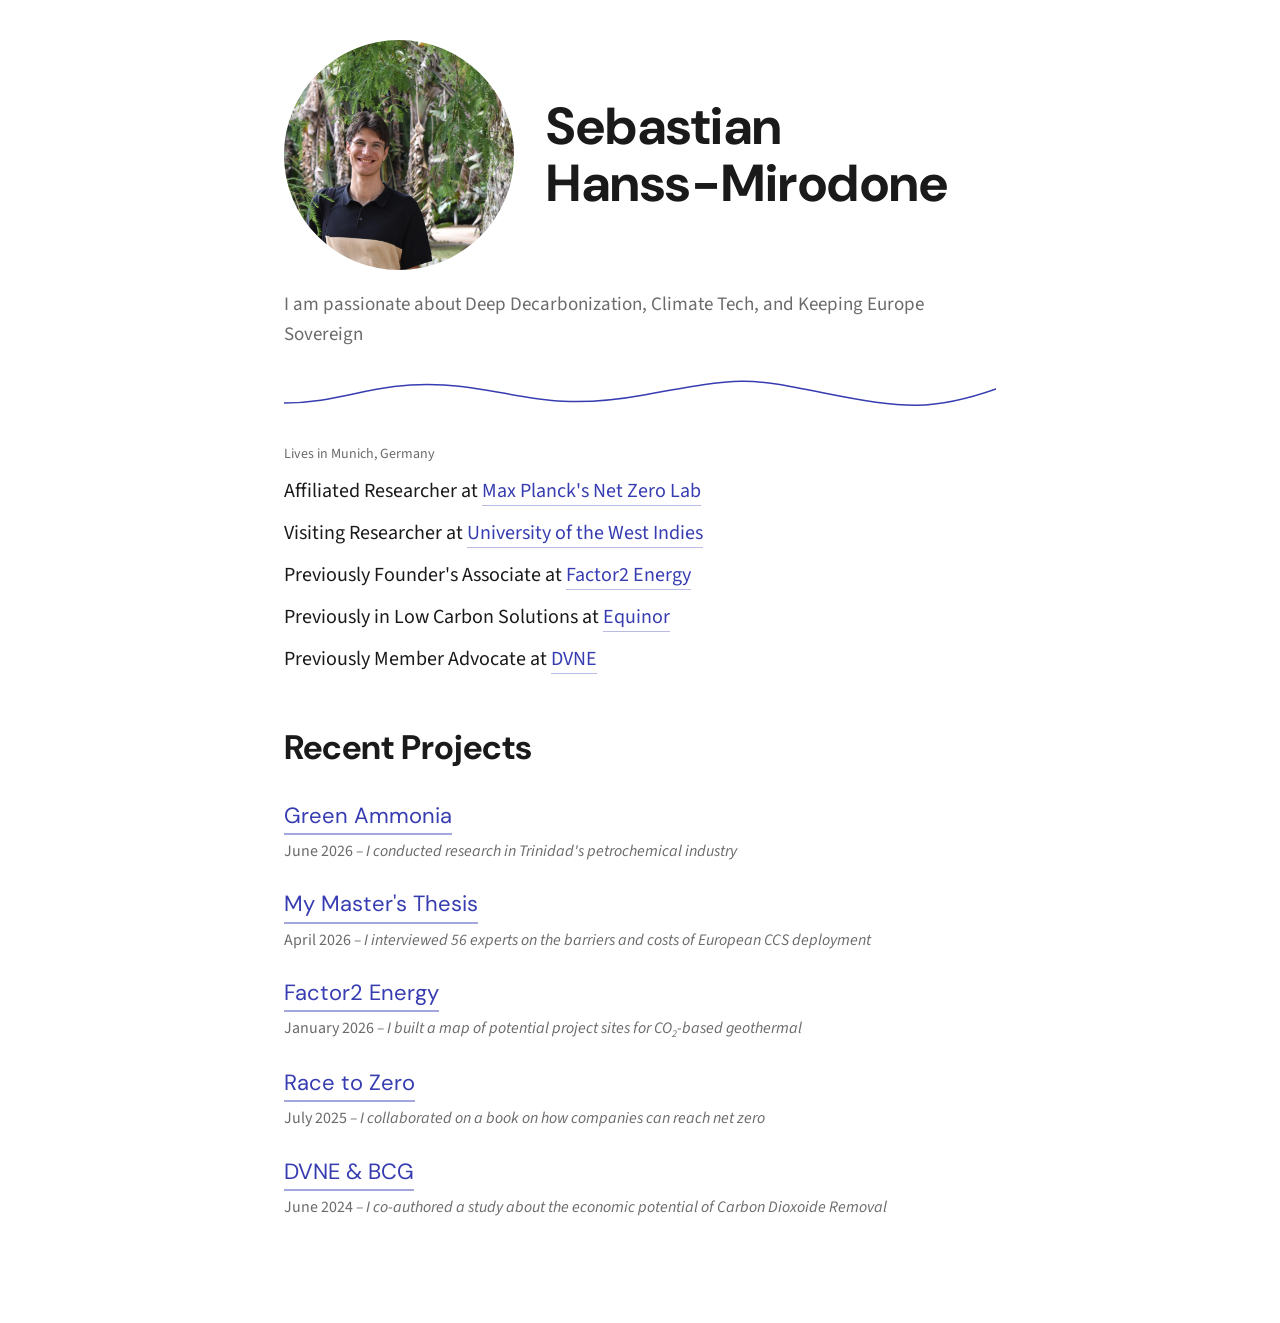
<file: index.html>
<!DOCTYPE html>
<html lang="en">
<head>
  <meta charset="UTF-8" />
  <meta name="viewport" content="width=device-width, initial-scale=1" />
  <title>Sebastian Hanss-Mirodone</title>
  <link href="https://fonts.googleapis.com/css2?family=DM+Sans:wght@400;500;700&family=Source+Sans+3:ital,wght@0,400;0,600;0,700;1,400&display=swap" rel="stylesheet">
  <link rel="stylesheet" href="styles.css" />
  <meta name="description" content="Nan Yu – technology leader and builder" />
</head>
<body>
  <main class="container">
    <header class="site-header">

      <div class="hero-row">
        <img class="hero-photo" src="images/profile-pic-squared.jpg" alt="Sebastian Hanss-Mirodone">
        <h1 class="title" style="margin:0;line-height:1.1">Sebastian<br>Hanss-Mirodone</h1>
      </div>
      <p class="subtitle">I am passionate about Deep Decarbonization, Climate Tech, and Keeping Europe Sovereign</p>

      <svg viewBox="0 0 712 40" fill="none" style="width:100%;height:40px;margin:20px 0 28px;display:block">
        <path class="wave-line" d="M0 28 C60 28, 90 6, 160 10 S260 38, 360 20 S460 2, 540 18 S650 36, 712 14" stroke="#373DB1" stroke-width="1.5" fill="none" stroke-linecap="round"/>
      </svg>
      <p style="font-size:14px;color:var(--muted);margin:12px 0 0">Lives in Munich, Germany</p>
    </header>

    <section class="about">
      <p>Affiliated Researcher at <a href="https://www.netzerolab.science/" target="_blank" rel="noopener noreferrer">Max Planck's Net Zero Lab</a></p>
      <p>Visiting Researcher at <a href="https://sta.uwi.edu/" target="_blank" rel="noopener noreferrer">University of the West Indies</a></p>
      <p>Previously Founder's Associate at <a href="https://www.factor2-energy.com/" target="_blank" rel="noopener noreferrer">Factor2 Energy</a></p>
      <p>Previously in Low Carbon Solutions at <a href="https://www.equinor.com/" target="_blank" rel="noopener noreferrer">Equinor</a></p>
      <p>Previously Member Advocate at <a href="https://dvne.org/" target="_blank" rel="noopener noreferrer">DVNE</a></p>
    </section>

    <section class="projects">
      <h2>Recent Projects</h2>

      <article class="post">
        <a class="post-title" href="https://www.linkedin.com/posts/sebastian-hanss-mirodone_trinidad-tobago-is-one-of-the-worlds-largest-activity-7445465649029464065-gNY7?utm_source=share&utm_medium=member_desktop&rcm=ACoAADL-6Y4BbQYVaGMAFT9TqTiG8STPkH-jYmw" target="_blank" rel="noopener noreferrer">Green Ammonia</a>
        <p class="post-dek"><span class="post-date">June 2026</span> – I conducted research in Trinidad's petrochemical industry</p>
      </article>
     
      <article class="post">
        <a class="post-title" href="thesis.html">My Master's Thesis</a>
        <p class="post-dek"><span class="post-date">April 2026</span> – I interviewed 56 experts on the barriers and costs of European CCS deployment</p>
      </article>

      <article class="post">
        <a class="post-title" href="ccs-map.html">Factor2 Energy</a>
        <p class="post-dek"><span class="post-date">January 2026</span> – I built a map of potential project sites for CO<sub>2</sub>-based geothermal</p>
      </article>

      <article class="post">
        <a class="post-title" href="https://press.uchicago.edu/ucp/books/book/distributed/R/bo257334313.html" target="_blank" rel="noopener noreferrer">Race to Zero</a>
        <p class="post-dek"><span class="post-date">July 2025</span> – I collaborated on a book on how companies can reach net zero</p>
      </article>

      <article class="post">
        <a class="post-title" href="https://negative-emissions.bcg.com/home/2024-overview" target="_blank" rel="noopener noreferrer">DVNE &amp; BCG</a>
        <p class="post-dek"><span class="post-date">June 2024</span> – I co-authored a study about the economic potential of Carbon Dioxoide Removal</p>
      </article>
    </section>
  </main>
</body>
</html>
</file>
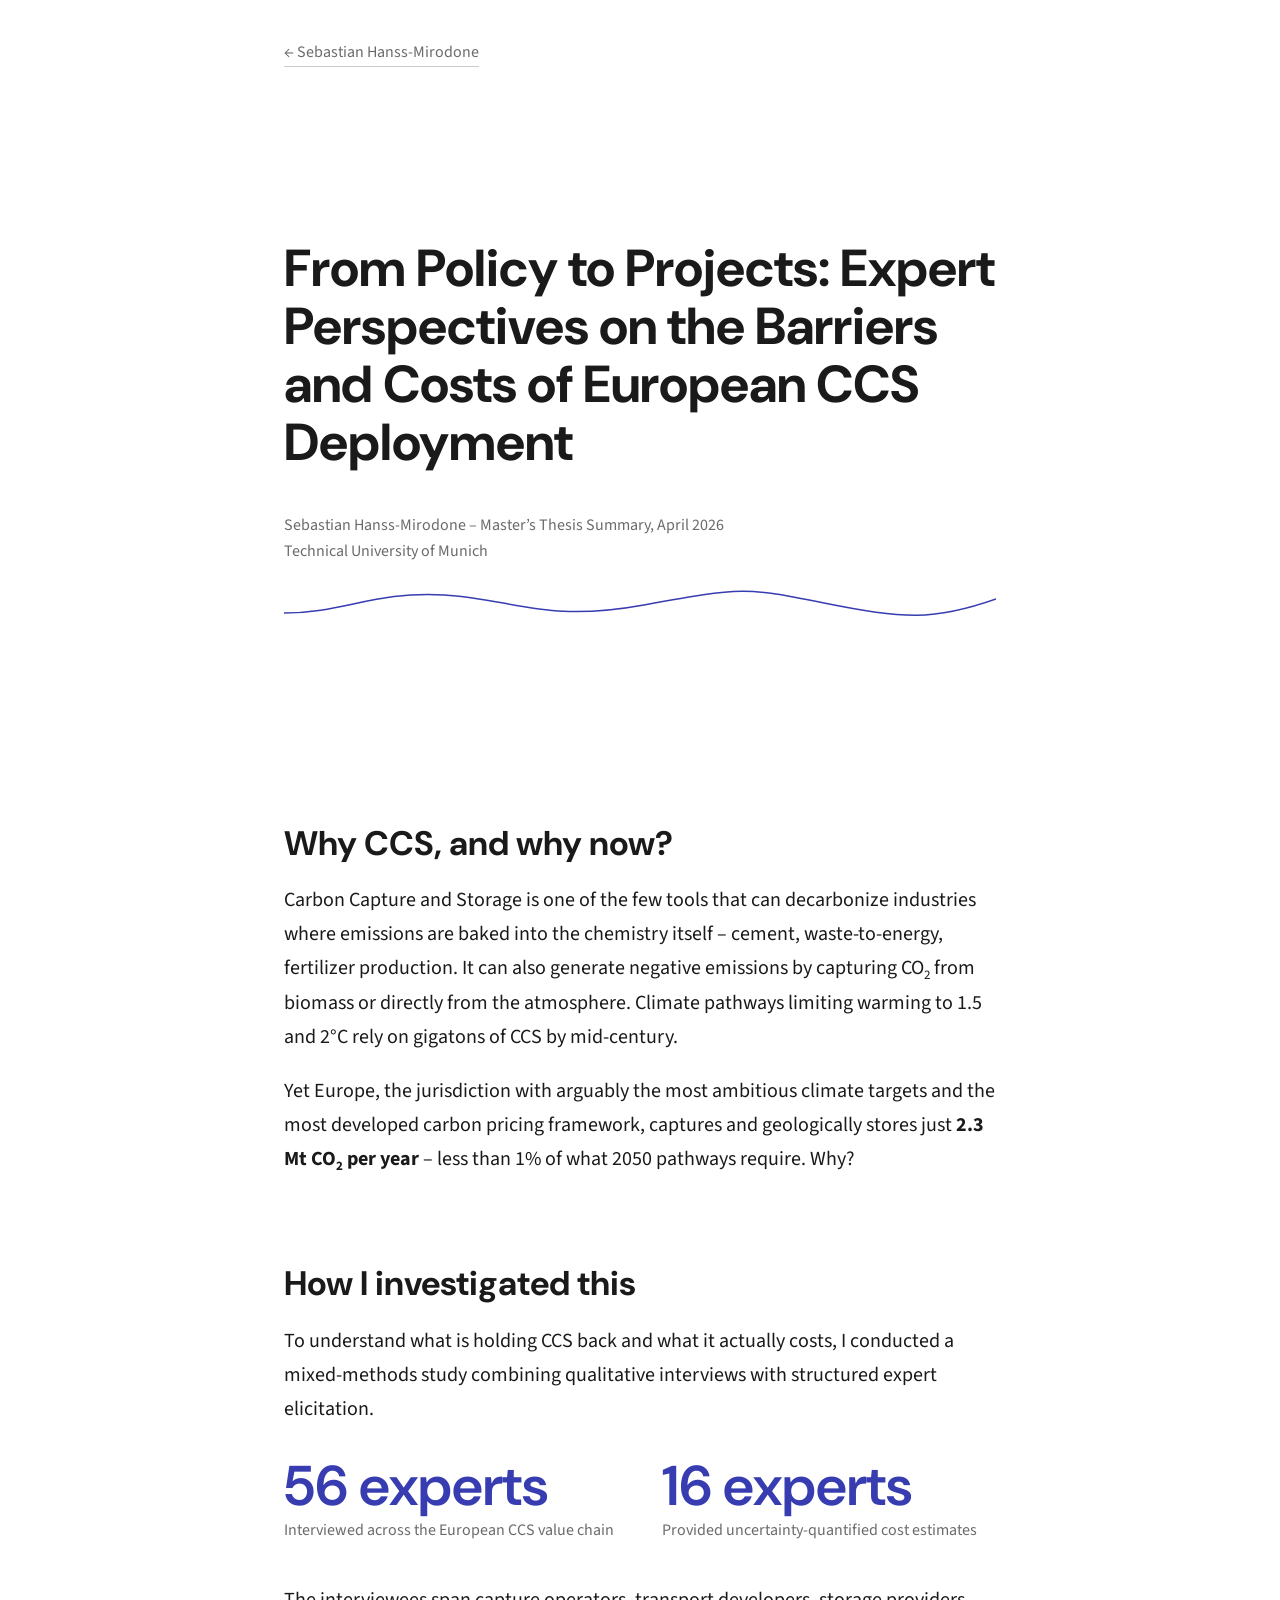
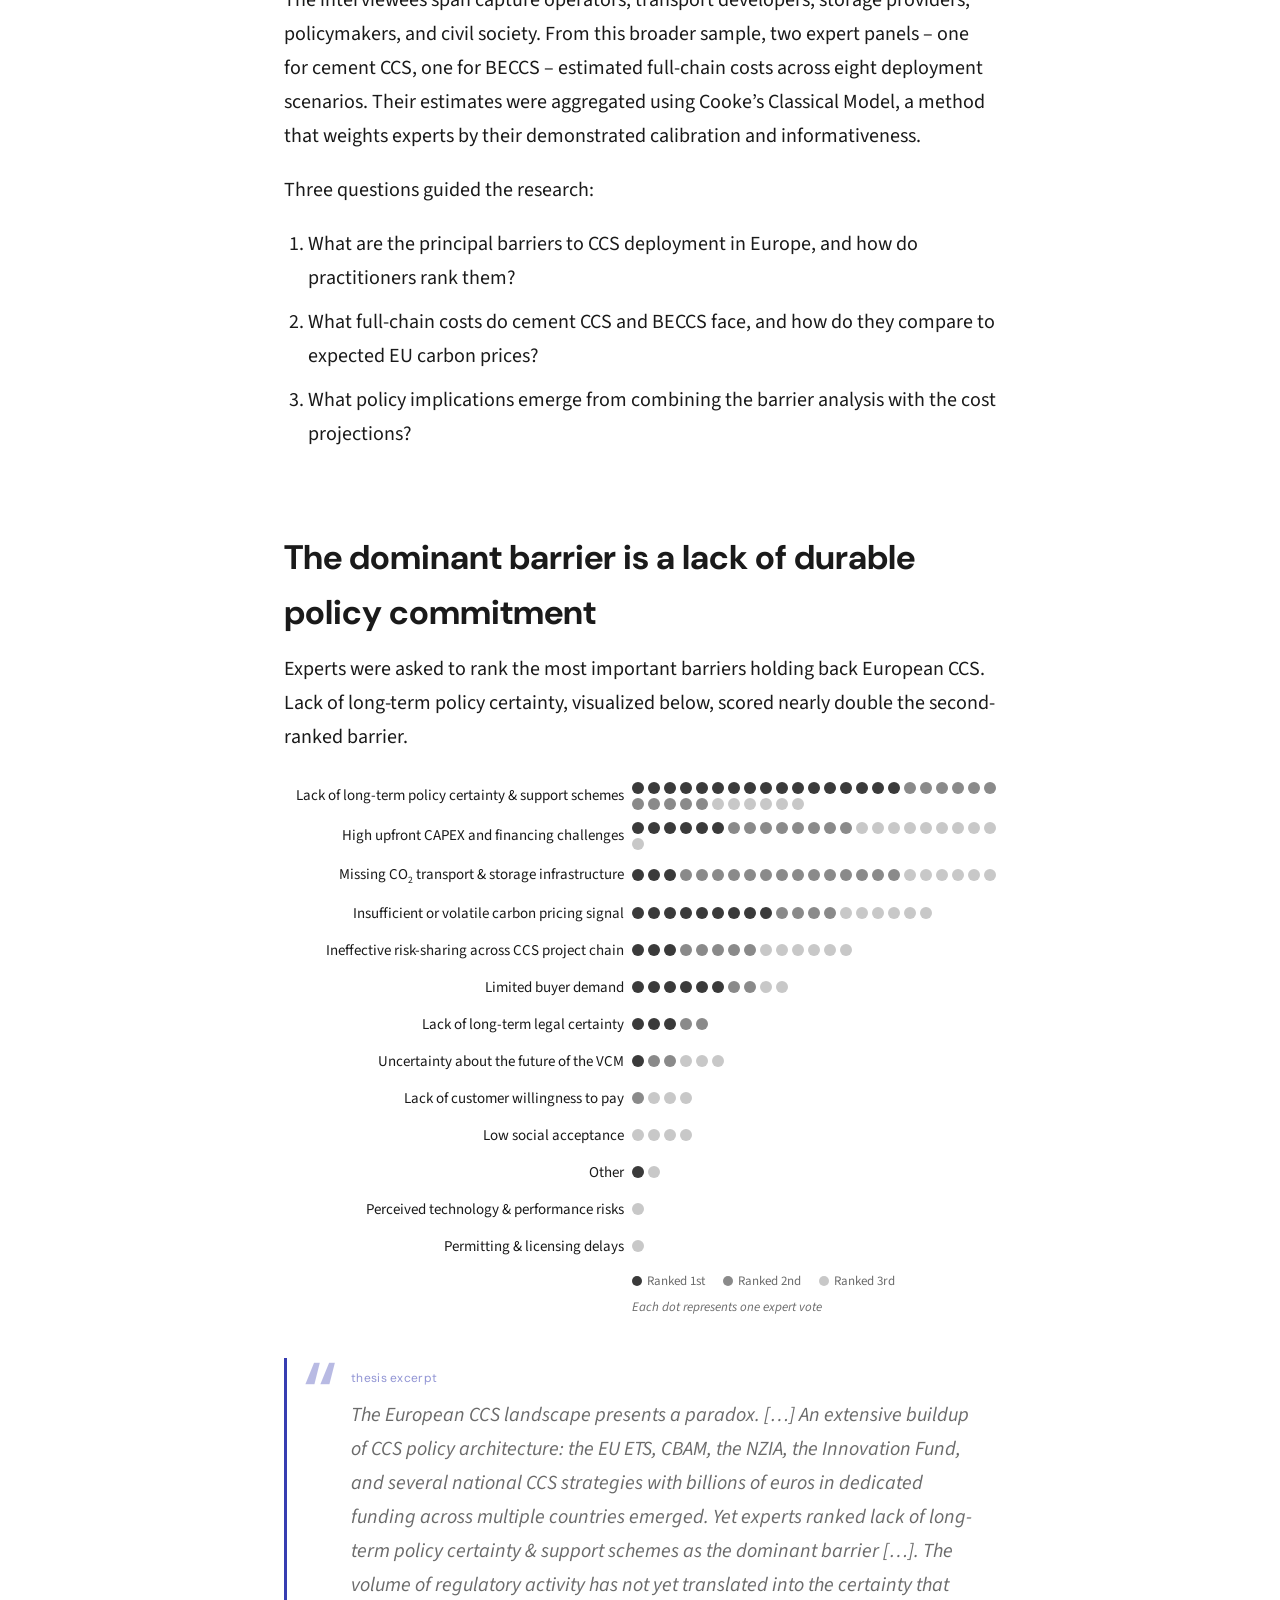
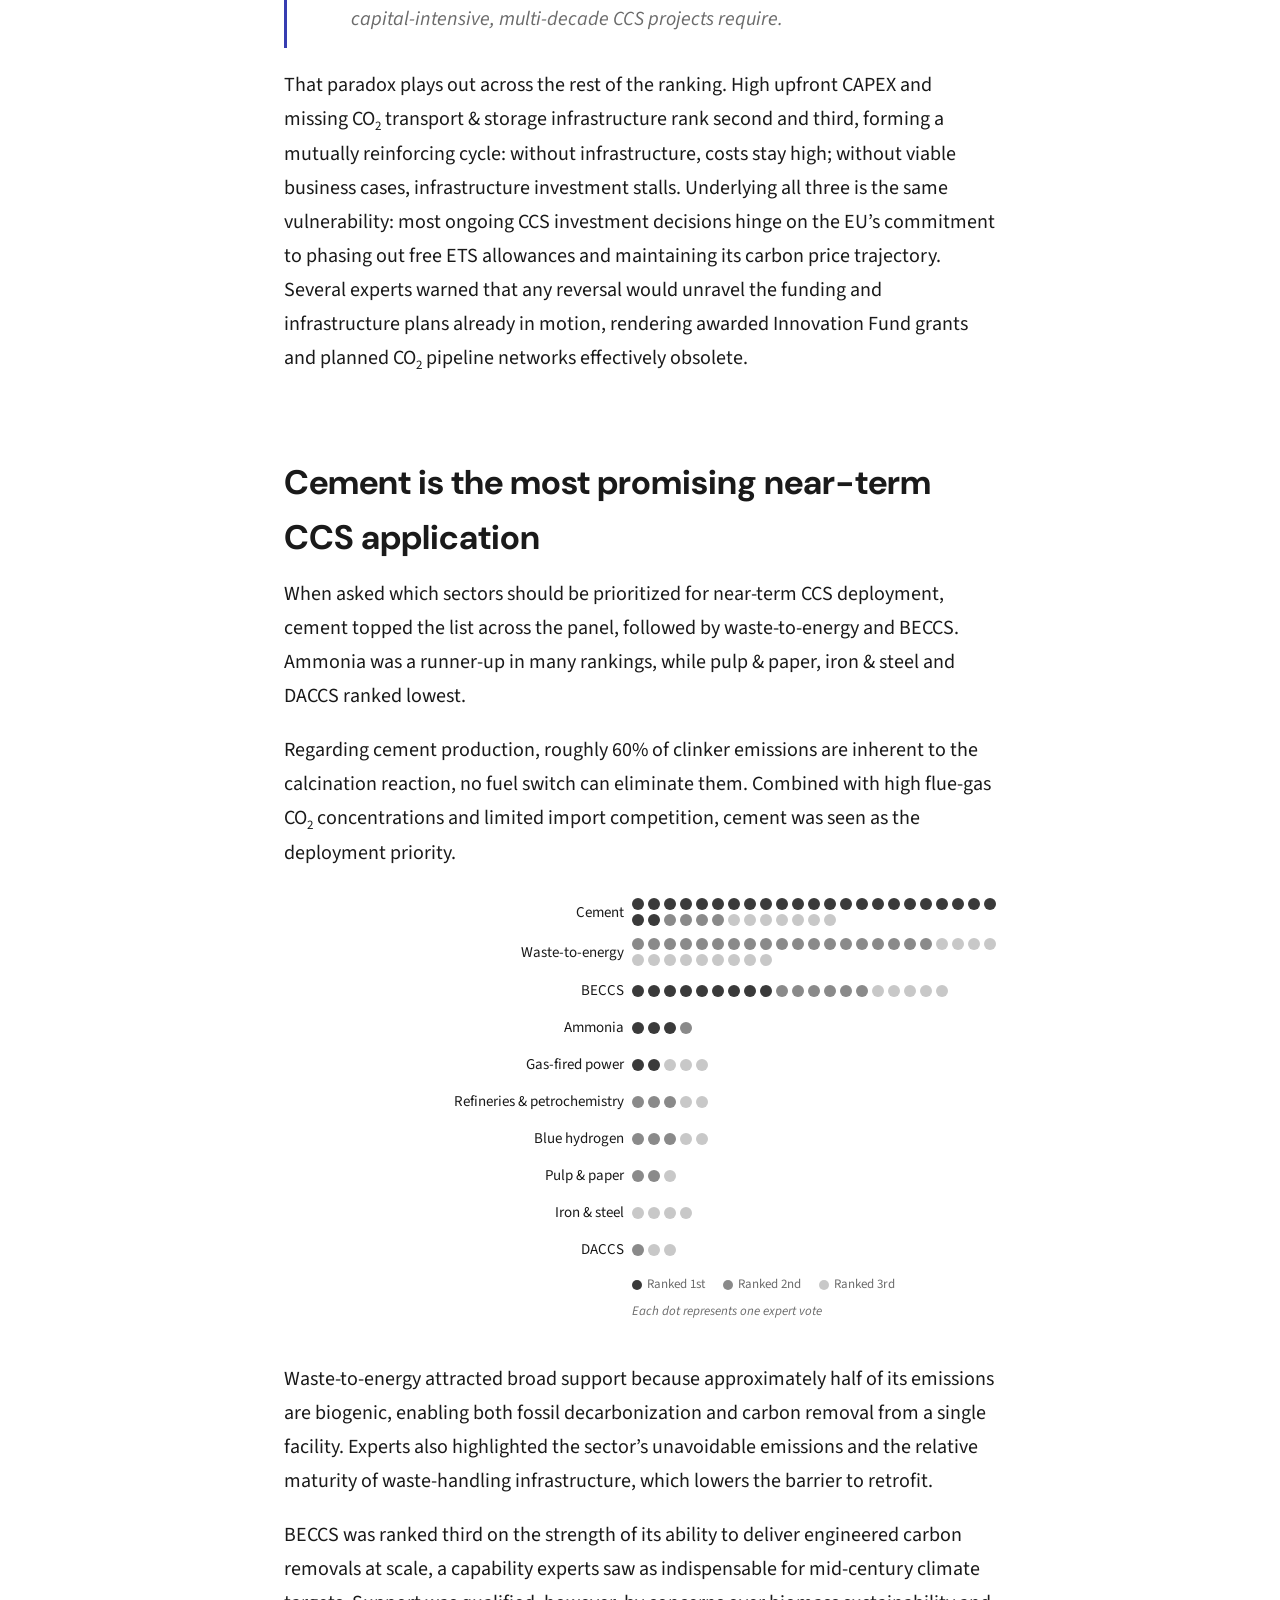
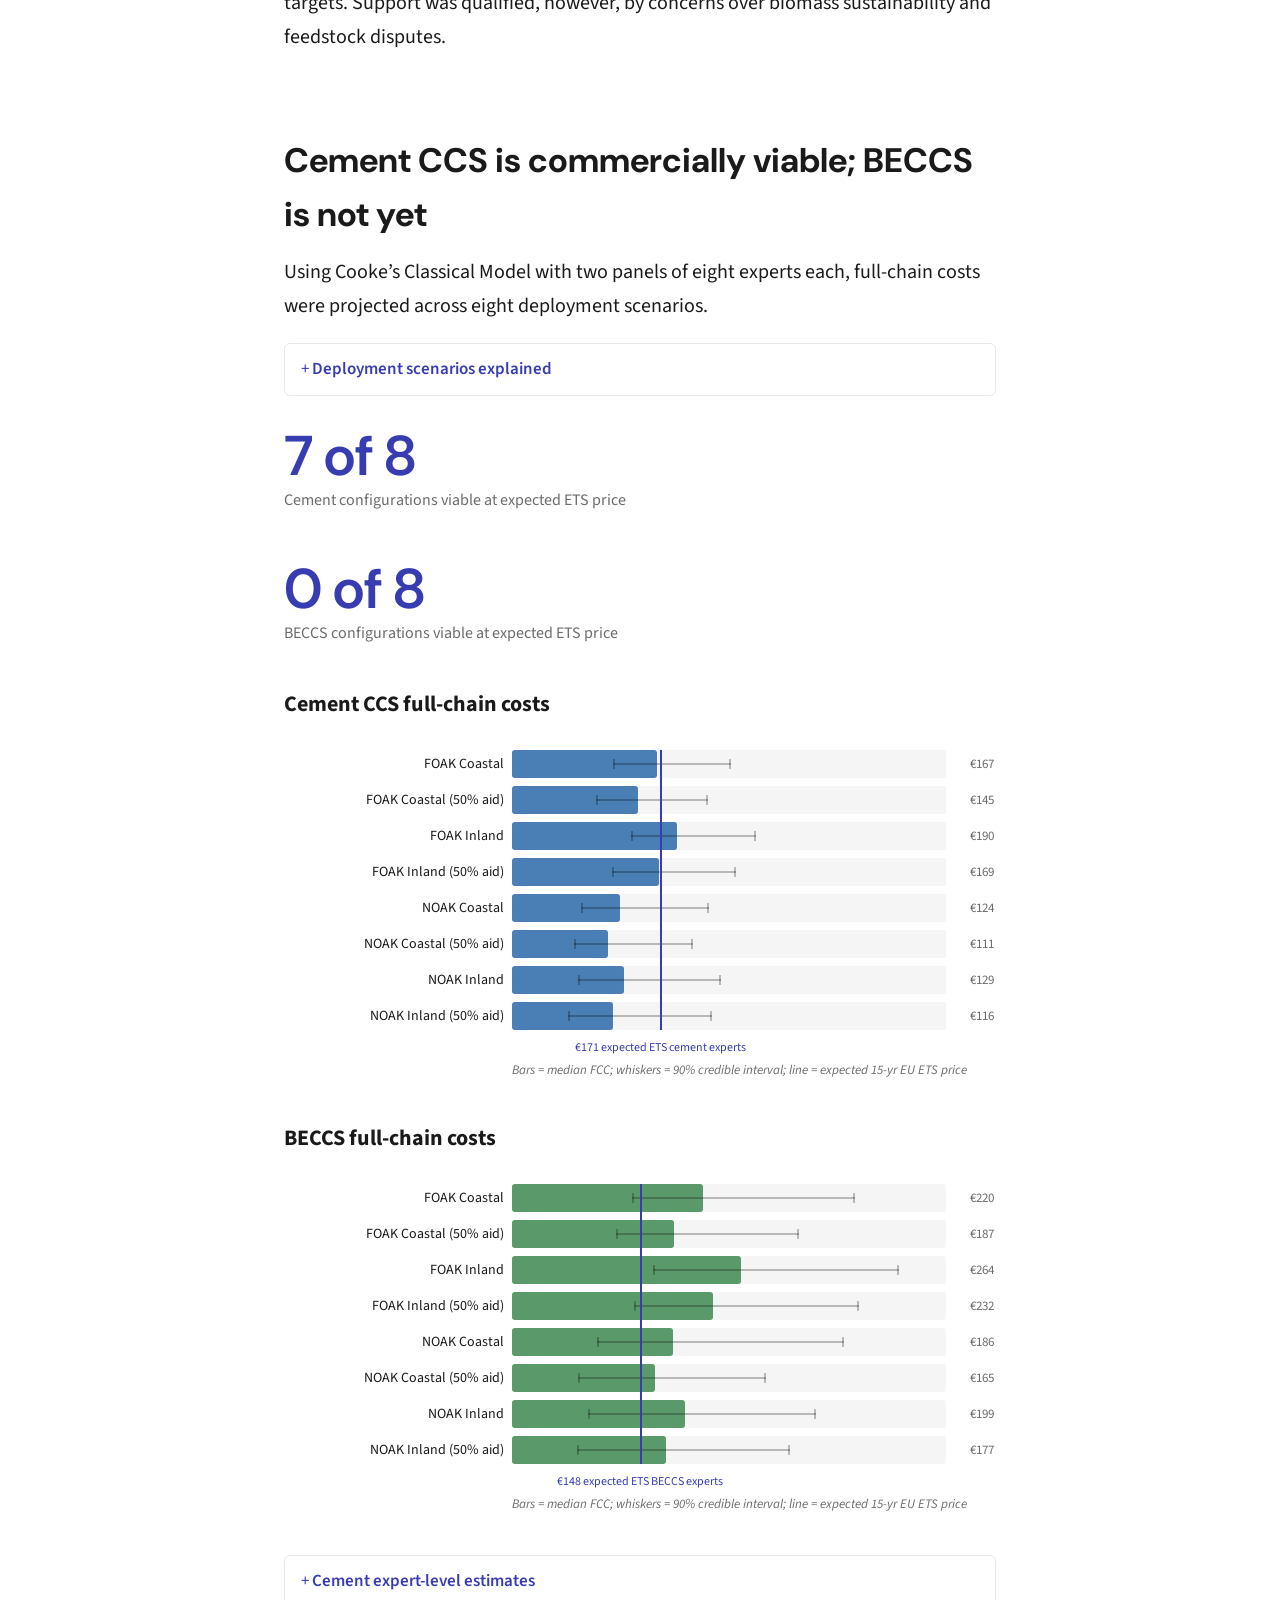
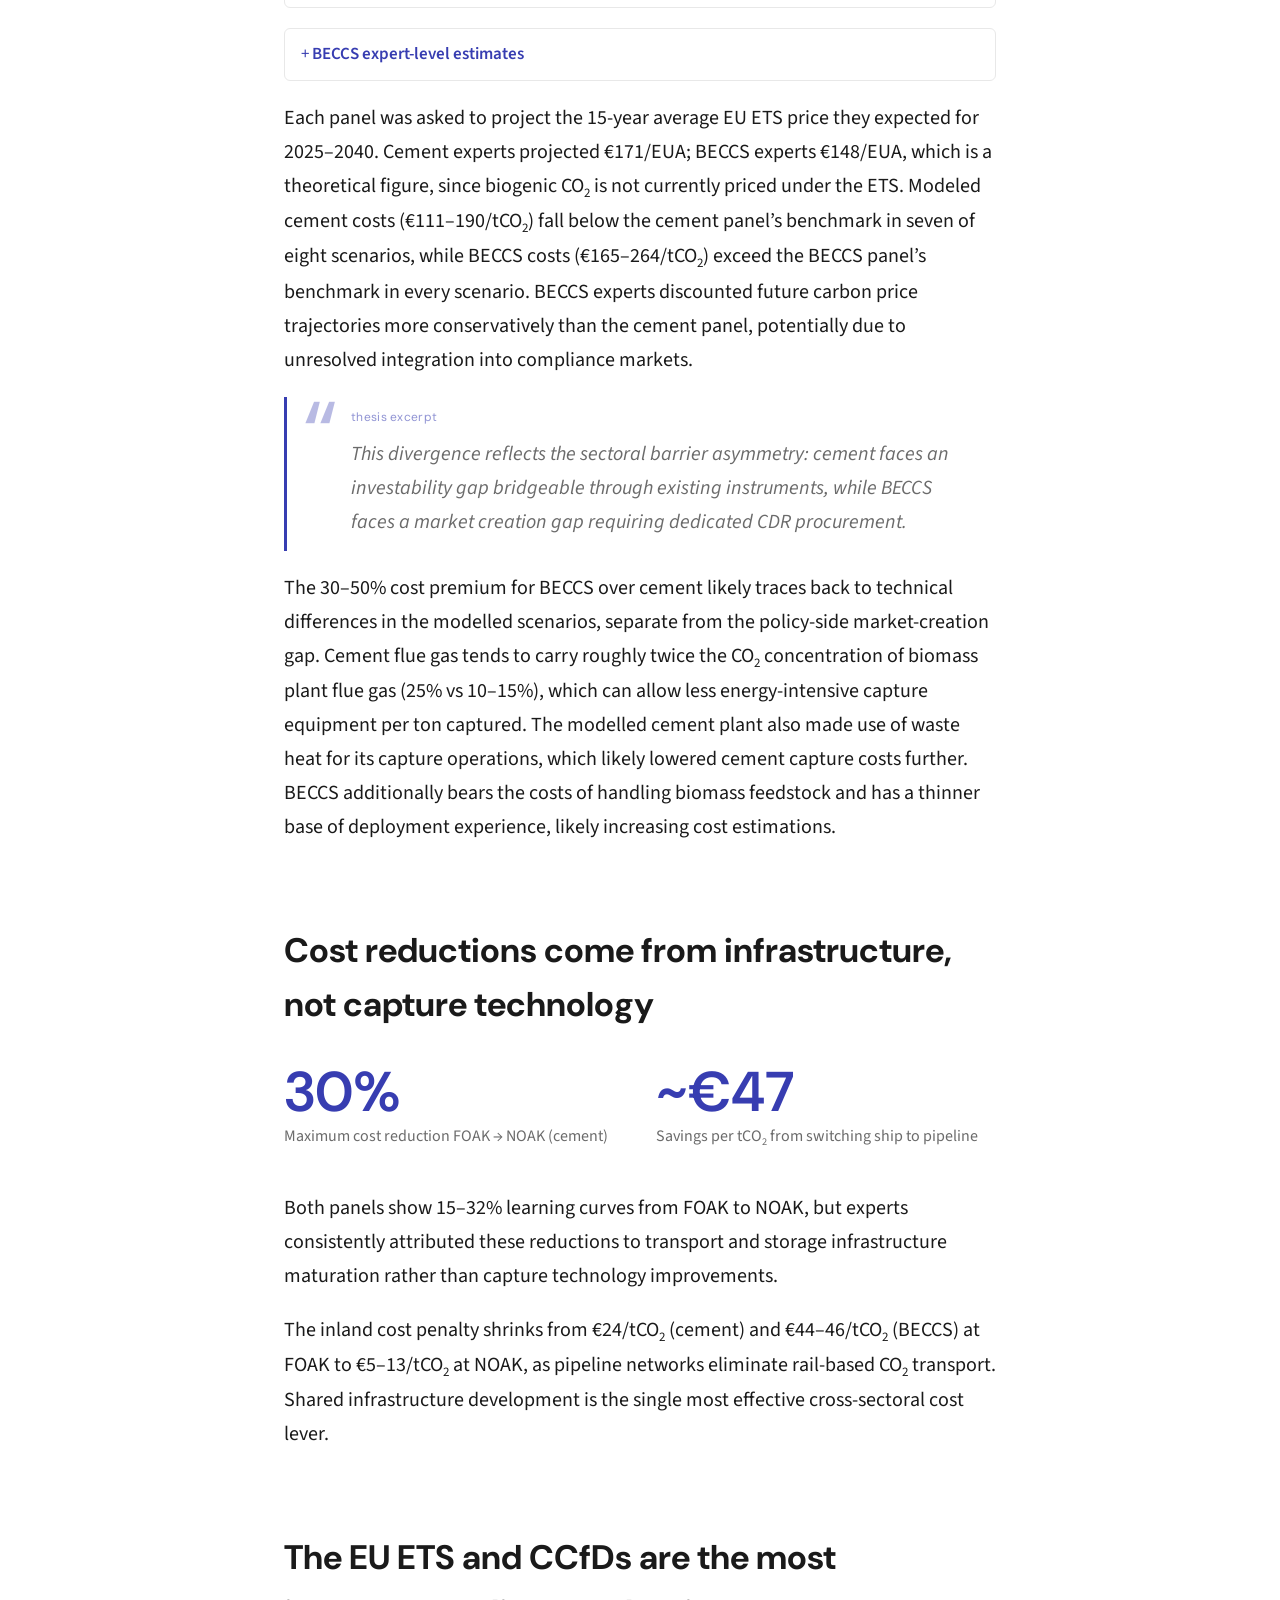
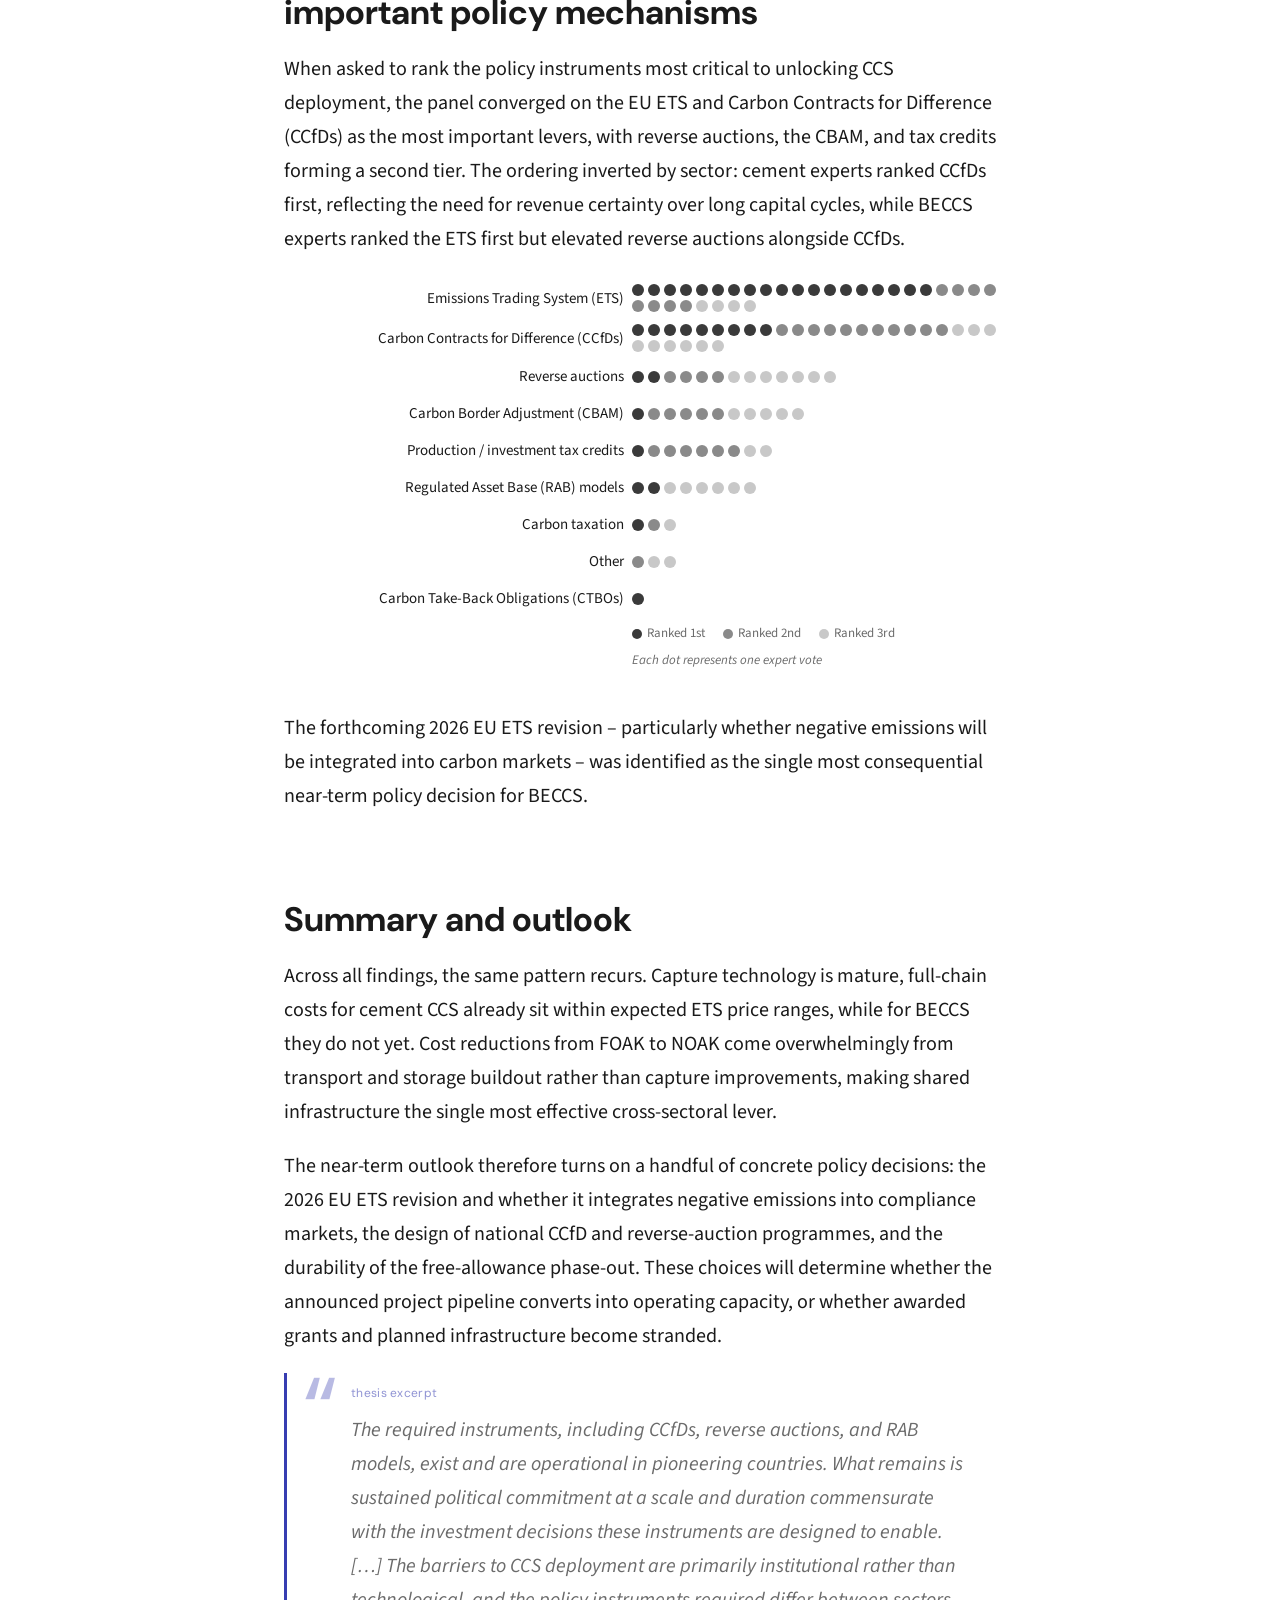
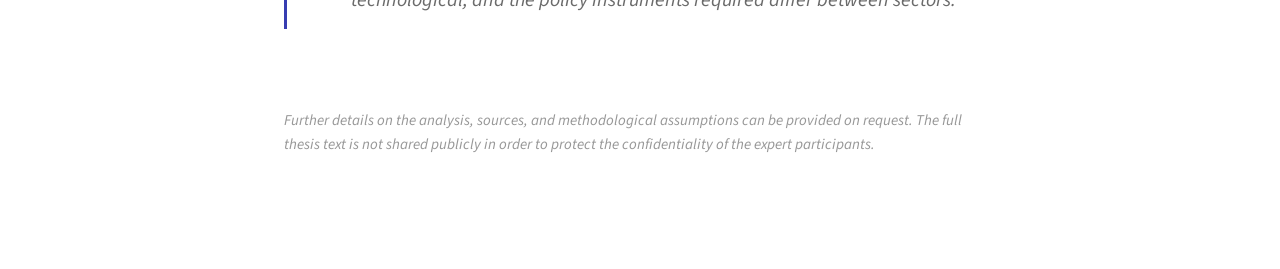
<file: thesis.html>
﻿<!DOCTYPE html>
<html lang="en">
<head>
  <meta charset="UTF-8" />
  <meta name="viewport" content="width=device-width, initial-scale=1" />
  <title>From Policy to Projects &ndash; Sebastian Hanss-Mirodone</title>
  <link href="https://fonts.googleapis.com/css2?family=DM+Sans:wght@400;500;700&family=Source+Sans+3:ital,wght@0,400;0,600;0,700;1,400&display=swap" rel="stylesheet">
  <link rel="stylesheet" href="styles.css" />
  <style>
    .progress-bar{position:fixed;top:0;left:0;height:3px;background:var(--accent);width:0;z-index:100;transition:width .15s}
    .reveal{opacity:0;transform:translateY(32px);transition:opacity .7s ease,transform .7s ease}
    .reveal.visible{opacity:1;transform:translateY(0)}
    .hero{min-height:70vh;display:flex;flex-direction:column;justify-content:center;padding:60px 0 40px}
    .hero h1{font-size:52px;line-height:1.12;margin:0 0 18px;font-family:'DM Sans',sans-serif}
    .hero .lead{font-size:22px;color:var(--muted);font-style:italic;margin:0 0 36px;max-width:620px}
    .big-number{font-size:72px;font-weight:600;color:var(--accent);line-height:1;margin:0 0 6px;font-family:'DM Sans',sans-serif}
    .big-label{font-size:18px;color:var(--muted);margin:0 0 36px}
    .byline-text{font-size:16px;color:var(--muted);margin:0}
    .scroll-hint{margin-top:48px;font-size:14px;color:var(--muted);letter-spacing:1px;text-transform:uppercase;animation:pulse 2s infinite}
    @keyframes pulse{0%,100%{opacity:.4}50%{opacity:1}}
    .finding{margin:80px 0}
    .finding h2{font-size:34px;margin:0 0 12px;font-family:'DM Sans',sans-serif}
    .finding>p{font-size:20px;line-height:1.7;margin:0 0 20px}
    .stat-row{display:flex;gap:48px;margin:32px 0 40px;flex-wrap:wrap}
    .stat{text-align:left}
    .stat .num{font-size:56px;font-weight:600;color:var(--accent);line-height:1;font-family:'DM Sans',sans-serif}
    .stat .lbl{font-size:16px;color:var(--muted);margin-top:4px}
    .dot-matrix{margin:28px 0 40px}
    .dm-row{display:flex;align-items:center;margin:12px 0;gap:8px}
    .dm-label{width:340px;min-width:340px;font-size:15px;text-align:right;color:var(--text);flex-shrink:0;padding-top:1px}
    .dm-dots{display:flex;flex-wrap:wrap;align-items:center;gap:4px}
    .dm-dot{width:12px;height:12px;border-radius:50%;opacity:0;transform:scale(0);transition:opacity .4s ease,transform .4s ease}
    .dm-dot.show{opacity:1;transform:scale(1)}
    .dm-dot.rank1{background:#3a3a3a}
    .dm-dot.rank2{background:#8a8a8a}
    .dm-dot.rank3{background:#c8c8c8}
    .dm-legend{display:flex;gap:18px;margin:12px 0 0 348px;font-size:13px;color:var(--muted)}
    .dm-legend span{display:flex;align-items:center;gap:5px}
    .dm-note{font-size:13px;color:var(--muted);margin:6px 0 0 348px;font-style:italic}
    .dm-legend i{width:10px;height:10px;border-radius:50%;display:inline-block}
    .bar-chart{margin:28px 0 40px;position:relative}
    .bc-row{display:flex;align-items:center;margin:8px 0;gap:8px;padding-right:50px}
    .bc-label{min-width:220px;font-size:14px;text-align:right;color:var(--text);flex-shrink:0}
    .bc-track{flex:1;height:28px;position:relative;background:#f5f5f5;border-radius:3px;overflow:visible}
    .bc-bar{height:100%;border-radius:3px;width:0;transition:width 1.2s cubic-bezier(.22,1,.36,1)}
    .bc-val{position:absolute;right:-48px;top:50%;transform:translateY(-50%);font-size:13px;color:var(--muted);opacity:0;transition:opacity .5s .8s;white-space:nowrap}
    .bc-bar.show~.bc-val{opacity:1}
    .bc-ci{position:absolute;top:50%;height:2px;background:rgba(0,0,0,.25);transform:translateY(-50%)}
    .bc-ci::before,.bc-ci::after{content:"";position:absolute;top:-4px;width:2px;height:10px;background:rgba(0,0,0,.25)}
    .bc-ci::before{left:0}
    .bc-ci::after{right:0}
    
    .bc-ets-label{font-size:12px;color:var(--accent);white-space:nowrap;transform:translateX(-50%);display:inline-block}
    .bc-note{font-size:13px;color:var(--muted);margin:4px 0 0 228px;font-style:italic}
    .scatter-grid{display:grid;grid-template-columns:1fr 1fr;gap:24px;margin:28px 0 40px}
    .scatter-panel{position:relative}
    .scatter-panel h4{font-size:15px;margin:0 0 8px;color:var(--text)}
    .scatter-panel svg{width:100%;height:auto}
    .scatter-panel .dot{opacity:0;transition:opacity .5s ease}
    .scatter-panel.show .dot{opacity:1}
    details{margin:20px 0;border:1px solid #e8e8e8;border-radius:6px;padding:12px 16px}
    details summary{cursor:pointer;font-size:17px;color:var(--accent);font-weight:600;list-style:none;font-family:'Source Sans 3',sans-serif}
    details summary::-webkit-details-marker{display:none}
    details summary::before{content:"+ ";font-weight:400}
    details[open] summary::before{content:"- "}
    .closing-quote{position:relative;border-left:3px solid var(--accent);padding:40px 24px 12px 64px;margin:48px 0;font-size:22px;font-style:italic;color:var(--muted);line-height:1.5}
    .closing-quote::before{content:"\201C";position:absolute;left:16px;top:-8px;font-size:96px;line-height:1;font-family:'DM Sans',serif;font-style:normal;color:var(--accent);opacity:.35}
    .closing-quote cite{display:block;margin-top:14px;font-size:14px;font-style:normal;color:var(--muted);opacity:.8}
    /* "thesis excerpt" label, right of the large " and left-aligned with the quote body */
    .closing-quote::after{content:"thesis excerpt";position:absolute;left:64px;top:14px;font-size:12px;font-family:'DM Sans',sans-serif;font-style:normal;color:var(--accent);opacity:.55;letter-spacing:.3px;line-height:1}
    @media(max-width:700px){
      .dm-row{flex-direction:column;align-items:flex-start;gap:4px}
      .dm-label{width:auto;min-width:auto;text-align:left}
      .dm-legend{margin-left:0;flex-wrap:wrap}
      .dm-note{margin-left:0}
      .bc-label{min-width:100px;font-size:11px}
      .bc-note{margin-left:0;font-size:11px}
      .scatter-grid{grid-template-columns:1fr}
      .hero h1{font-size:36px}
      .big-number{font-size:52px}
      .stat .num{font-size:40px}
      .stat-row{gap:24px;flex-wrap:wrap}
      .finding h2{font-size:26px}
      .finding p{font-size:16px}
      .scatter-legend{flex-direction:column;align-items:flex-start!important}
    }
  </style>
</head>
<body>
  <div class="progress-bar" id="progressBar"></div>
  <main class="container">
    <a class="back-link" href="index.html">&larr; Sebastian Hanss-Mirodone</a>

    <section class="hero">
      <h1>From Policy to Projects: Expert Perspectives on the Barriers and Costs of European CCS Deployment</h1>
      <p class="byline-text" style="margin-top:24px">Sebastian Hanss-Mirodone &ndash; Master&#x2019;s Thesis Summary, April 2026<br>Technical University of Munich</p>
      <svg viewBox="0 0 712 40" fill="none" style="width:100%;height:40px;margin:20px 0 0;display:block">
        <path class="wave-line" d="M0 28 C60 28, 90 6, 160 10 S260 38, 360 20 S460 2, 540 18 S650 36, 712 14" stroke="#373DB1" stroke-width="1.5" fill="none" stroke-linecap="round"/>
      </svg>
    </section>

    <section class="finding reveal">
      <h2>Why CCS, and why now?</h2>
      <p>Carbon Capture and Storage is one of the few tools that can decarbonize industries where emissions are baked into the chemistry itself &ndash; cement, waste-to-energy, fertilizer production. It can also generate negative emissions by capturing CO<sub>2</sub> from biomass or directly from the atmosphere. Climate pathways limiting warming to 1.5 and 2&#x00b0;C rely on gigatons of CCS by mid-century.</p>
      <p>Yet Europe, the jurisdiction with arguably the most ambitious climate targets and the most developed carbon pricing framework, captures and geologically stores just <strong>2.3 Mt CO<sub>2</sub> per year</strong> &ndash; less than 1% of what 2050 pathways require. Why?</p>
    </section>

    <section class="finding reveal">
      <h2>How I investigated this</h2>
      <p>To understand what is holding CCS back and what it actually costs, I conducted a mixed-methods study combining qualitative interviews with structured expert elicitation.</p>
      <div class="stat-row">
        <div class="stat">
          <div class="num" data-target="56" data-suffix=" experts">0</div>
          <div class="lbl">Interviewed across the European CCS value chain</div>
        </div>
        <div class="stat">
          <div class="num" data-target="16" data-suffix=" experts">0</div>
          <div class="lbl">Provided uncertainty-quantified cost estimates</div>
        </div>
      </div>
      <p>The interviewees span capture operators, transport developers, storage providers, policymakers, and civil society. From this broader sample, two expert panels &ndash; one for cement CCS, one for BECCS &ndash; estimated full-chain costs across eight deployment scenarios. Their estimates were aggregated using Cooke&#x2019;s Classical Model, a method that weights experts by their demonstrated calibration and informativeness.</p>
      <p>Three questions guided the research:</p>
      <ol style="font-size:20px;line-height:1.7;margin:0 0 20px;padding-left:24px">
        <li style="margin-bottom:10px">What are the principal barriers to CCS deployment in Europe, and how do practitioners rank them?</li>
        <li style="margin-bottom:10px">What full-chain costs do cement CCS and BECCS face, and how do they compare to expected EU carbon prices?</li>
        <li>What policy implications emerge from combining the barrier analysis with the cost projections?</li>
      </ol>
    </section>

    <section class="finding reveal">
      <h2>The dominant barrier is a lack of durable policy commitment</h2>
      <p>Experts were asked to rank the most important barriers holding back European CCS. Lack of long-term policy certainty, visualized below, scored nearly double the second-ranked barrier.</p>
      <div class="dot-matrix" id="dm-barriers"></div>
      <p class="closing-quote">The European CCS landscape presents a paradox. [&hellip;] An extensive buildup of CCS policy architecture: the EU ETS, CBAM, the NZIA, the Innovation Fund, and several national CCS strategies with billions of euros in dedicated funding across multiple countries emerged. Yet experts ranked lack of long-term policy certainty &amp; support schemes as the dominant barrier [&hellip;]. The volume of regulatory activity has not yet translated into the certainty that capital-intensive, multi-decade CCS projects require.</p>
      <p>That paradox plays out across the rest of the ranking. High upfront CAPEX and missing CO<sub>2</sub> transport &amp; storage infrastructure rank second and third, forming a mutually reinforcing cycle: without infrastructure, costs stay high; without viable business cases, infrastructure investment stalls. Underlying all three is the same vulnerability: most ongoing CCS investment decisions hinge on the EU&#x2019;s commitment to phasing out free ETS allowances and maintaining its carbon price trajectory. Several experts warned that any reversal would unravel the funding and infrastructure plans already in motion, rendering awarded Innovation Fund grants and planned CO<sub>2</sub> pipeline networks effectively obsolete.</p>
    </section>

    <section class="finding reveal">
      <h2>Cement is the most promising near-term CCS application</h2>
      <p>When asked which sectors should be prioritized for near-term CCS deployment, cement topped the list across the panel, followed by waste-to-energy and BECCS. Ammonia was a runner-up in many rankings, while pulp & paper, iron & steel and DACCS ranked lowest.</p>
      <p>Regarding cement production, roughly 60% of clinker emissions are inherent to the calcination reaction, no fuel switch can eliminate them. Combined with high flue-gas CO<sub>2</sub> concentrations and limited import competition, cement was seen as the deployment priority.</p>
      <div class="dot-matrix" id="dm-applications"></div>
      <p>Waste-to-energy attracted broad support because approximately half of its emissions are biogenic, enabling both fossil decarbonization and carbon removal from a single facility. Experts also highlighted the sector&#x2019;s unavoidable emissions and the relative maturity of waste-handling infrastructure, which lowers the barrier to retrofit.</p>
      <p>BECCS was ranked third on the strength of its ability to deliver engineered carbon removals at scale, a capability experts saw as indispensable for mid-century climate targets. Support was qualified, however, by concerns over biomass sustainability and feedstock disputes.</p>
    </section>

    <section class="finding reveal">
      <h2>Cement CCS is commercially viable; BECCS is not yet</h2>
      <p>Using Cooke&#x2019;s Classical Model with two panels of eight experts each, full-chain costs were projected across eight deployment scenarios.</p>

      <details>
        <summary>Deployment scenarios explained</summary>
        <div style="padding:8px 0">
          <h4 style="font-size:16px;margin:16px 0 6px">The theoretical plant</h4>
          <p style="font-size:16px;line-height:1.6;margin:0 0 14px">Both panels assessed a hypothetical retrofit in Northern Germany capturing 1 MtCO<sub>2</sub> per year at an 80% capture rate, using amine-based post-combustion technology. The cement scenario captures calcination emissions at 25% CO<sub>2</sub> flue-gas concentration, with waste heat covering 25% of capture energy. The BECCS scenario captures emissions from a biomass plant processing forestry residues at 10&ndash;15% CO<sub>2</sub> flue-gas concentration.</p>

          <h4 style="font-size:16px;margin:20px 0 6px">Why Northern Germany?</h4>
          <p style="font-size:16px;line-height:1.6;margin:0 0 14px">Northern Germany offers two contrasting deployment archetypes within a single regulatory and energy-price environment: direct Baltic Sea access for coastal locations, and industrial sites inland requiring rail-and-ship transport chains.</p>

          <div style="display:flex;justify-content:center;margin:20px 0">
            <svg viewBox="0 0 440 320" style="width:100%;max-width:420px;height:auto;font-family:'Source Sans 3',sans-serif">
              <!-- Sea -->
              <rect x="0" y="0" width="440" height="70" fill="#cde1ec"/>
              <text x="220" y="42" text-anchor="middle" font-size="14" fill="#4a7a95" font-style="italic">Baltic Sea</text>
              <!-- Coastal highlight strip -->
              <rect x="0" y="66" width="440" height="12" fill="#8ec0d8" opacity="0.8"/>
              <!-- Wave edge -->
              <path d="M0 78 Q22 72 44 78 T88 78 T132 78 T176 78 T220 78 T264 78 T308 78 T352 78 T396 78 T440 78 L440 84 L0 84 Z" fill="#8ec0d8"/>
              <!-- Land -->
              <rect x="0" y="84" width="440" height="236" fill="#f2efe8"/>

              <!-- Coastal plant -->
              <circle cx="220" cy="92" r="10" fill="#373DB1"/>
              <line x1="220" y1="102" x2="220" y2="108" stroke="#373DB1" stroke-width="1.5"/>
              <text x="220" y="122" text-anchor="middle" font-size="14" fill="#373DB1" font-weight="700">Coastal</text>
              <text x="220" y="137" text-anchor="middle" font-size="11" fill="#666">Direct ship access</text>

              <!-- Vertical distance line -->
              <line x1="220" y1="145" x2="220" y2="225" stroke="#aaa" stroke-width="1.2" stroke-dasharray="4,4"/>
              <text x="234" y="189" font-size="12" fill="#888" font-style="italic">~100 km</text>

              <!-- Inland plant -->
              <circle cx="220" cy="235" r="10" fill="none" stroke="#373DB1" stroke-width="2" stroke-dasharray="3,2"/>
              <text x="220" y="262" text-anchor="middle" font-size="14" fill="#373DB1" font-weight="700">Inland (100 km)</text>
              <text x="220" y="277" text-anchor="middle" font-size="11" fill="#666">Rail (FOAK) or pipeline (NOAK) to coast, then ship</text>

              <!-- Caption -->
              <text x="220" y="310" text-anchor="middle" font-size="12" fill="#888" font-style="italic">Northern German coastline</text>
            </svg>
          </div>

          <h4 style="font-size:16px;margin:20px 0 6px">Eight scenarios across three dimensions</h4>
          <p style="font-size:16px;line-height:1.6;margin:0 0 10px">Each panel estimated full-chain costs for every combination of:</p>
          <ul style="font-size:16px;line-height:1.7;margin:0 0 14px;padding-left:24px">
            <li><strong>Technology maturity</strong>: FOAK (no regional CO<sub>2</sub> pipeline) or NOAK (mature infrastructure with pipelines available)</li>
            <li><strong>Location</strong>: Coastal (Baltic Sea access) or Inland (100 km from coast; rail in FOAK, pipeline in NOAK)</li>
            <li><strong>State aid</strong>: with or without 50% CAPEX subsidy, battery limit: plant's gate</li>
          </ul>

          <h4 style="font-size:16px;margin:20px 0 6px">Transport cost ranges provided to experts</h4>
          <p style="font-size:16px;line-height:1.6;margin:0 0 10px">Indicative ranges were shared with the panels as reference, with experts free to substitute their own assumptions:</p>
          <ul style="font-size:16px;line-height:1.7;margin:0 0 8px;padding-left:24px">
            <li>Ship transport: 80&ndash;100 &euro;/tCO<sub>2</sub> (FOAK), 60&ndash;80 &euro;/tCO<sub>2</sub> (NOAK)</li>
            <li>Pipeline (NOAK only): 50&ndash;150 &euro;/tCO<sub>2</sub></li>
            <li>Rail (inland, FOAK only): adds 20&ndash;40 &euro;/tCO<sub>2</sub></li>
          </ul>
        </div>
      </details>


      <div class="stat-row">
        <div class="stat">
          <div class="num" data-target="7" data-suffix=" of 8">0</div>
          <div class="lbl">Cement configurations viable at expected ETS price</div>
        </div>
        <div class="stat">
          <div class="num" data-target="0" data-suffix=" of 8">0</div>
          <div class="lbl">BECCS configurations viable at expected ETS price</div>
        </div>
      </div>
      <h3 style="font-size:22px;margin:40px 0 8px">Cement CCS full-chain costs</h3>
      <div class="bar-chart" id="bc-cement"></div>
      <h3 style="font-size:22px;margin:40px 0 8px">BECCS full-chain costs</h3>
      <div class="bar-chart" id="bc-beccs"></div>
      <details>
        <summary>Cement expert-level estimates</summary>
        <div class="scatter-grid" id="sc-cement"></div>
      </details>
      <details>
        <summary>BECCS expert-level estimates</summary>
        <div class="scatter-grid" id="sc-beccs"></div>
      </details>
      <p>Each panel was asked to project the 15-year average EU ETS price they expected for 2025&ndash;2040. Cement experts projected &euro;171/EUA; BECCS experts &euro;148/EUA, which is a theoretical figure, since biogenic CO<sub>2</sub> is not currently priced under the ETS. Modeled cement costs (&euro;111&ndash;190/tCO<sub>2</sub>) fall below the cement panel&rsquo;s benchmark in seven of eight scenarios, while BECCS costs (&euro;165&ndash;264/tCO<sub>2</sub>) exceed the BECCS panel&rsquo;s benchmark in every scenario. BECCS experts discounted future carbon price trajectories more conservatively than the cement panel, potentially due to unresolved integration into compliance markets.</p>
      <p class="closing-quote">This divergence reflects the sectoral barrier asymmetry: cement faces an investability gap bridgeable through existing instruments, while BECCS faces a market creation gap requiring dedicated CDR procurement.</p>
      <p>The 30&ndash;50% cost premium for BECCS over cement likely traces back to technical differences in the modelled scenarios, separate from the policy-side market-creation gap. Cement flue gas tends to carry roughly twice the CO<sub>2</sub> concentration of biomass plant flue gas (25% vs 10&ndash;15%), which can allow less energy-intensive capture equipment per ton captured. The modelled cement plant also made use of waste heat for its capture operations, which likely lowered cement capture costs further. BECCS additionally bears the costs of handling biomass feedstock and has a thinner base of deployment experience, likely increasing cost estimations.</p>
    </section>

    <section class="finding reveal">
      <h2>Cost reductions come from infrastructure, not capture technology</h2>
      <div class="stat-row">
        <div class="stat">
          <div class="num" data-target="32" data-suffix="%">0</div>
          <div class="lbl">Maximum cost reduction FOAK &rarr; NOAK (cement)</div>
        </div>
        <div class="stat">
          <div class="num" data-target="50" data-prefix="~&#x20ac;" data-suffix="">0</div>
          <div class="lbl">Savings per tCO<sub>2</sub> from switching ship to pipeline</div>
        </div>
      </div>
      <p>Both panels show 15&ndash;32% learning curves from FOAK to NOAK, but experts consistently attributed these reductions to transport and storage infrastructure maturation rather than capture technology improvements.</p>
      <p>The inland cost penalty shrinks from &#x20ac;24/tCO<sub>2</sub> (cement) and &#x20ac;44&ndash;46/tCO<sub>2</sub> (BECCS) at FOAK to &#x20ac;5&ndash;13/tCO<sub>2</sub> at NOAK, as pipeline networks eliminate rail-based CO<sub>2</sub> transport. Shared infrastructure development is the single most effective cross-sectoral cost lever.</p>
    </section>

    <section class="finding reveal">
      <h2>The EU ETS and CCfDs are the most important policy mechanisms</h2>
      <p>When asked to rank the policy instruments most critical to unlocking CCS deployment, the panel converged on the EU ETS and Carbon Contracts for Difference (CCfDs) as the most important levers, with reverse auctions, the CBAM, and tax credits forming a second tier. The ordering inverted by sector: cement experts ranked CCfDs first, reflecting the need for revenue certainty over long capital cycles, while BECCS experts ranked the ETS first but elevated reverse auctions alongside CCfDs.</p>
      <div class="dot-matrix" id="dm-policy"></div>
      <p>The forthcoming 2026 EU ETS revision &ndash; particularly whether negative emissions will be integrated into carbon markets &ndash; was identified as the single most consequential near-term policy decision for BECCS.</p>
    </section>

    <section class="finding reveal">
      <h2>Summary and outlook</h2>
      <p>Across all findings, the same pattern recurs. Capture technology is mature, full-chain costs for cement CCS already sit within expected ETS price ranges, while for BECCS they do not yet. Cost reductions from FOAK to NOAK come overwhelmingly from transport and storage buildout rather than capture improvements, making shared infrastructure the single most effective cross-sectoral lever.</p>
      <p>The near-term outlook therefore turns on a handful of concrete policy decisions: the 2026 EU ETS revision and whether it integrates negative emissions into compliance markets, the design of national CCfD and reverse-auction programmes, and the durability of the free-allowance phase-out. These choices will determine whether the announced project pipeline converts into operating capacity, or whether awarded grants and planned infrastructure become stranded.</p>
      <p class="closing-quote">The required instruments, including CCfDs, reverse auctions, and RAB models, exist and are operational in pioneering countries. What remains is sustained political commitment at a scale and duration commensurate with the investment decisions these instruments are designed to enable. [&hellip;] The barriers to CCS deployment are primarily institutional rather than technological, and the policy instruments required differ between sectors.</p>
    </section>

    <p style="font-size:15px;color:var(--muted);opacity:.7;margin:64px 0 32px;line-height:1.6;font-style:italic">Further details on the analysis, sources, and methodological assumptions can be provided on request. The full thesis text is not shared publicly in order to protect the confidentiality of the expert participants.</p>
  </main>

<script>
var barriers = [
  {n:'Lack of long-term policy certainty & support schemes',f:17,s:11,t:6,sc:79},
  {n:'High upfront CAPEX and financing challenges',f:6,s:8,t:10,sc:44},
  {n:'Missing CO<sub>2</sub> transport & storage infrastructure',f:3,s:14,t:6,sc:43},
  {n:'Insufficient or volatile carbon pricing signal',f:9,s:4,t:6,sc:41},
  {n:'Ineffective risk-sharing across CCS project chain',f:3,s:5,t:6,sc:25},
  {n:'Limited buyer demand',f:6,s:2,t:2,sc:24},
  {n:'Lack of long-term legal certainty',f:3,s:2,t:0,sc:13},
  {n:'Uncertainty about the future of the VCM',f:1,s:2,t:3,sc:10},
  {n:'Lack of customer willingness to pay',f:0,s:1,t:3,sc:5},
  {n:'Low social acceptance',f:0,s:0,t:4,sc:4},
  {n:'Other',f:1,s:0,t:1,sc:4},
  {n:'Perceived technology & performance risks',f:0,s:0,t:1,sc:1},
  {n:'Permitting & licensing delays',f:0,s:0,t:1,sc:1}
];

var applications = [
  {n:'Cement',f:25,s:4,t:7,sc:90},
  {n:'Waste-to-energy',f:0,s:19,t:13,sc:51},
  {n:'BECCS',f:9,s:6,t:5,sc:44},
  {n:'Ammonia',f:3,s:1,t:0,sc:11},
  {n:'Gas-fired power',f:2,s:0,t:3,sc:9},
  {n:'Refineries & petrochemistry',f:0,s:3,t:2,sc:8},
  {n:'Blue hydrogen',f:0,s:3,t:2,sc:8},
  {n:'Pulp & paper',f:0,s:2,t:1,sc:5},
  {n:'Iron & steel',f:0,s:0,t:4,sc:4},
  {n:'DACCS',f:0,s:1,t:2,sc:4}
];

var policy = [
  {n:'Emissions Trading System (ETS)',f:19,s:8,t:4,sc:77},
  {n:'Carbon Contracts for Difference (CCfDs)',f:9,s:11,t:9,sc:58},
  {n:'Reverse auctions',f:2,s:4,t:7,sc:21},
  {n:'Carbon Border Adjustment (CBAM)',f:1,s:5,t:5,sc:18},
  {n:'Production / investment tax credits',f:1,s:6,t:2,sc:17},
  {n:'Regulated Asset Base (RAB) models',f:2,s:0,t:6,sc:12},
  {n:'Carbon taxation',f:1,s:1,t:1,sc:6},
  {n:'Other',f:0,s:1,t:2,sc:4},
  {n:'Carbon Take-Back Obligations (CTBOs)',f:1,s:0,t:0,sc:3}
];

var cementBars = {
  ets:{v:171,lo:101,hi:327},
  bars:[
    {label:'FOAK Coastal',v:167,lo:116,hi:252},
    {label:'FOAK Coastal (50% aid)',v:145,lo:97,hi:226},
    {label:'FOAK Inland',v:190,lo:137,hi:281},
    {label:'FOAK Inland (50% aid)',v:169,lo:115,hi:258},
    {label:'NOAK Coastal',v:124,lo:80,hi:227},
    {label:'NOAK Coastal (50% aid)',v:111,lo:71,hi:208},
    {label:'NOAK Inland',v:129,lo:76,hi:241},
    {label:'NOAK Inland (50% aid)',v:116,lo:65,hi:230}
  ]
};

var beccsBars = {
  ets:{v:148,lo:84,hi:306},
  bars:[
    {label:'FOAK Coastal',v:220,lo:138,hi:395},
    {label:'FOAK Coastal (50% aid)',v:187,lo:120,hi:331},
    {label:'FOAK Inland',v:264,lo:163,hi:446},
    {label:'FOAK Inland (50% aid)',v:232,lo:140,hi:400},
    {label:'NOAK Coastal',v:186,lo:98,hi:382},
    {label:'NOAK Coastal (50% aid)',v:165,lo:76,hi:293},
    {label:'NOAK Inland',v:199,lo:88,hi:350},
    {label:'NOAK Inland (50% aid)',v:177,lo:75,hi:320}
  ]
};

var cementScatter = {panels:[
  {title:'FOAK Coastal',pts:[['Exp 1',200,220],['Exp 7',185,200],['Exp 6',182,200],['Exp 8',150,175],['Exp 5',140,180],['DM',145,167],['Exp 4',140,160],['Exp 3',130,150],['Exp 2',120,150]]},
  {title:'FOAK Inland',pts:[['Exp 7',235,260],['Exp 1',230,250],['Exp 6',207,225],['Exp 8',180,205],['Exp 5',160,200],['DM',169,190],['Exp 4',155,175],['Exp 2',150,180],['Exp 3',150,170]]},
  {title:'NOAK Coastal',pts:[['Exp 6',182,200],['Exp 1',175,195],['Exp 8',138,150],['Exp 7',130,140],['Exp 5',110,140],['DM',111,124],['Exp 3',115,120],['Exp 2',95,110],['Exp 4',85,95]]},
  {title:'NOAK Inland',pts:[['Exp 1',205,225],['Exp 6',182,200],['Exp 7',145,155],['Exp 8',142,155],['Exp 3',135,140],['Exp 5',110,140],['DM',116,129],['Exp 2',95,110],['Exp 4',85,95]]}
]};

var beccsScatter = {panels:[
  {title:'FOAK Coastal',pts:[['Exp 4',240,380],['Exp 6',250,350],['Exp 1',250,300],['Exp 8',240,270],['DM',187,220],['Exp 7',175,200],['Exp 3',175,200],['Exp 5',150,175],['Exp 2',130,175]]},
  {title:'FOAK Inland',pts:[['Exp 1',350,400],['Exp 6',300,400],['Exp 4',280,420],['Exp 8',270,300],['DM',232,264],['Exp 3',225,250],['Exp 7',205,230],['Exp 2',170,225],['Exp 5',180,205]]},
  {title:'NOAK Coastal',pts:[['Exp 6',250,350],['Exp 4',180,300],['Exp 8',190,210],['Exp 3',175,200],['Exp 1',165,200],['DM',165,186],['Exp 5',140,155],['Exp 7',130,150],['Exp 2',85,115]]},
  {title:'NOAK Inland',pts:[['Exp 6',290,390],['Exp 4',180,300],['Exp 3',195,220],['Exp 8',190,210],['DM',177,199],['Exp 1',165,200],['Exp 7',160,180],['Exp 5',145,160],['Exp 2',110,145]]}
]};

function renderDotMatrix(id, data) {
  var el = document.getElementById(id);
  var html = '';
  var dotIndex = 0;
  data.forEach(function(d) {
    html += '<div class="dm-row"><div class="dm-label">' + d.n + '</div><div class="dm-dots">';
    for (var i = 0; i < d.f; i++) {
      html += '<div class="dm-dot rank1" style="transition-delay:' + (dotIndex * 25) + 'ms"></div>';
      dotIndex++;
    }
    for (var i = 0; i < d.s; i++) {
      html += '<div class="dm-dot rank2" style="transition-delay:' + (dotIndex * 25) + 'ms"></div>';
      dotIndex++;
    }
    for (var i = 0; i < d.t; i++) {
      html += '<div class="dm-dot rank3" style="transition-delay:' + (dotIndex * 25) + 'ms"></div>';
      dotIndex++;
    }
    html += '</div></div>';
  });
  html += '<div class="dm-legend">';
  html += '<span><i style="background:#3a3a3a"></i> Ranked 1st</span>';
  html += '<span><i style="background:#8a8a8a"></i> Ranked 2nd</span>';
  html += '<span><i style="background:#c8c8c8"></i> Ranked 3rd</span>';
  html += '</div>';
  html += '<div class="dm-note">Each dot represents one expert vote</div>';
  el.innerHTML = html;
}

function renderBarChart(id, data, color, etsLabel) {
  var el = document.getElementById(id);
  var maxVal = 500;
  function scale(v) { return (v / maxVal) * 100; }
  var etsPos = scale(data.ets.v);
  var html = '<div class="bc-bars-wrap" style="position:relative">';
  data.bars.forEach(function(b) {
    var w = scale(b.v);
    var ciL = scale(b.lo);
    var ciR = scale(b.hi);
    html += '<div class="bc-row">';
    html += '<div class="bc-label">' + b.label + '</div>';
    html += '<div class="bc-track">';
    html += '<div class="bc-bar" style="background:' + color + '" data-w="' + w + '"></div>';
    html += '<div class="bc-ci" style="left:' + ciL + '%;width:' + (ciR - ciL) + '%"></div>';
    html += '<div class="bc-val">€' + b.v + '</div>';
    html += '</div></div>';
  });
  html += '</div>';
  html += '<div style="position:relative;height:18px;padding-right:50px;margin-top:4px"><div style="margin-left:228px;position:relative"><span class="bc-ets-label" style="position:absolute;left:' + etsPos + '%;top:0">€' + data.ets.v + ' expected ETS ' + etsLabel + '</span></div></div>';
  html += '<div class="bc-note">Bars = median FCC; whiskers = 90% credible interval; line = expected 15-yr EU ETS price</div>';
  el.innerHTML = html;
  // After rendering, position a continuous ETS line using JS
  var wrap = el.querySelector('.bc-bars-wrap');
  var firstTrack = wrap.querySelector('.bc-track');
  if (firstTrack) {
    var line = document.createElement('div');
    line.className = 'bc-ets-line';
    var trackLeft = firstTrack.offsetLeft;
    var trackWidth = firstTrack.offsetWidth;
    var lineLeft = trackLeft + (etsPos / 100) * trackWidth;
    line.style.cssText = 'position:absolute;top:0;bottom:0;left:' + lineLeft + 'px;width:2px;background:var(--accent);z-index:2;pointer-events:none';
    wrap.appendChild(line);
  }
}

function renderScatter(id, panels, darkColor, lightColor) {
  var el = document.getElementById(id);
  var W = 280, H = 270, pad = 40;
  var html = '';
  panels.forEach(function(p) {
    var allVals = [];
    p.pts.forEach(function(pt) { allVals.push(pt[1]); allVals.push(pt[2]); });
    var mn = Math.floor((Math.min.apply(null, allVals) - 1) / 50) * 50;
    var mx = Math.ceil(Math.max.apply(null, allVals) / 50) * 50;
    function sx(v) { return pad + ((v - mn) / (mx - mn)) * (W - 2 * pad); }

    html += '<div class="scatter-panel">';
    html += '<h4>' + p.title + '</h4>';
    html += '<svg viewBox="0 0 ' + W + ' ' + H + '">';
    html += '<line x1="' + pad + '" y1="' + (H - 30) + '" x2="' + (W - pad) + '" y2="' + (H - 30) + '" stroke="#ddd" stroke-width="1"/>';
    for (var v = mn; v <= mx; v += 50) {
      var x = sx(v);
      html += '<text x="' + x + '" y="' + (H - 18) + '" text-anchor="middle" fill="#999" font-size="11" font-family="Source Sans 3,sans-serif">' + v + '</text>';
      html += '<line x1="' + x + '" y1="' + (H - 30) + '" x2="' + x + '" y2="' + (H - 33) + '" stroke="#ccc"/>';
    }
    p.pts.forEach(function(pt, i) {
      var y = 20 + i * 24;
      var isDM = pt[0] === 'DM';
      var r = isDM ? 6 : 5;
      var aidX = sx(pt[1]);
      var baseX = sx(pt[2]);
      html += '<line class="dot" x1="' + aidX + '" y1="' + y + '" x2="' + baseX + '" y2="' + y + '" stroke="' + lightColor + '" stroke-width="1" style="transition-delay:' + (i * 80) + 'ms"/>';
      var ts = isDM ? 7 : 5;
      html += '<polygon class="dot" points="' + aidX + ',' + (y - ts) + ' ' + (aidX - ts) + ',' + (y + ts) + ' ' + (aidX + ts) + ',' + (y + ts) + '" fill="' + (isDM ? darkColor : lightColor) + '" style="transition-delay:' + (i * 80 + 40) + 'ms"/>';
      html += '<circle class="dot" cx="' + baseX + '" cy="' + y + '" r="' + r + '" fill="' + (isDM ? darkColor : lightColor) + '" style="transition-delay:' + (i * 80 + 60) + 'ms"/>';
      html += '<text class="dot" x="' + (pad - 4) + '" y="' + (y + 4) + '" text-anchor="end" fill="' + (isDM ? darkColor : '#999') + '" font-size="' + (isDM ? '12' : '11') + '" font-weight="' + (isDM ? '600' : '400') + '" font-family="Source Sans 3,sans-serif" style="transition-delay:' + (i * 80) + 'ms">' + pt[0] + '</text>';
    });
    html += '<text x="' + (W / 2) + '" y="' + (H - 5) + '" text-anchor="middle" fill="#999" font-size="11" font-family="Source Sans 3,sans-serif">\u20ac/tCO<tspan font-size="9" baseline-shift="-30%">2</tspan></text>';
    html += '</svg></div>';
  });
  html += '<div class="scatter-legend" style="grid-column:1/-1;font-size:13px;color:#999;display:flex;flex-wrap:wrap;gap:8px 16px;align-items:center;margin-top:4px">';
  html += '<span style="display:flex;align-items:center;gap:4px"><svg width="12" height="12"><polygon points="6,1 1,11 11,11" fill="' + lightColor + '"/></svg> With 50% CAPEX aid</span>';
  html += '<span style="display:flex;align-items:center;gap:4px"><svg width="12" height="12"><circle cx="6" cy="6" r="5" fill="' + lightColor + '"/></svg> Baseline FCC</span>';
  html += '<span style="display:flex;align-items:center;gap:4px"><svg width="12" height="12"><circle cx="6" cy="6" r="5" fill="' + darkColor + '"/></svg> DM aggregate</span>';
  html += '</div>';
  el.innerHTML = html;
}

renderDotMatrix('dm-barriers', barriers);
renderDotMatrix('dm-applications', applications);
renderDotMatrix('dm-policy', policy);
renderBarChart('bc-cement', cementBars, '#4a7fb5', 'cement experts');
renderBarChart('bc-beccs', beccsBars, '#5a9a6a', 'BECCS experts');
renderScatter('sc-cement', cementScatter.panels, '#2b5e8c', '#8cb8d8');
renderScatter('sc-beccs', beccsScatter.panels, '#3a7a4a', '#8cc89a');

var observer = new IntersectionObserver(function(entries) {
  entries.forEach(function(entry) {
    if (!entry.isIntersecting) return;
    var el = entry.target;
    el.classList.add('visible');
    el.querySelectorAll('.dm-dot').forEach(function(d) { d.classList.add('show'); });
    el.querySelectorAll('.bc-bar').forEach(function(b) {
      b.style.width = b.dataset.w + '%';
      b.classList.add('show');
    });
    el.querySelectorAll('.scatter-panel').forEach(function(p) { p.classList.add('show'); });
    el.querySelectorAll('[data-target]').forEach(function(c) { animateCounter(c); });
    observer.unobserve(el);
  });
}, { threshold: 0.1 });

document.querySelectorAll('.reveal').forEach(function(el) { observer.observe(el); });

var heroNum = document.querySelector('.big-number');
if (heroNum) {
  var heroObs = new IntersectionObserver(function(entries) {
    if (entries[0].isIntersecting) {
      animateCounter(heroNum);
      heroObs.unobserve(heroNum);
    }
  }, { threshold: 0.5 });
  heroObs.observe(heroNum);
}

document.querySelectorAll('details').forEach(function(det) {
  det.addEventListener('toggle', function() {
    if (det.open) {
      det.querySelectorAll('.scatter-panel').forEach(function(p) {
        setTimeout(function() { p.classList.add('show'); }, 50);
      });
    }
  });
});

function animateCounter(el) {
  var target = parseFloat(el.dataset.target);
  var suffix = el.dataset.suffix || '';
  var prefix = el.dataset.prefix || '';
  var duration = 1200;
  var start = performance.now();
  function tick(now) {
    var t = Math.min((now - start) / duration, 1);
    var ease = 1 - Math.pow(1 - t, 3);
    var current = Math.round(target * ease);
    el.textContent = prefix + current + suffix;
    if (t < 1) requestAnimationFrame(tick);
  }
  requestAnimationFrame(tick);
}

var bar = document.getElementById('progressBar');
window.addEventListener('scroll', function() {
  var h = document.documentElement.scrollHeight - window.innerHeight;
  bar.style.width = (h > 0 ? (window.scrollY / h) * 100 : 0) + '%';
}, { passive: true });
</script>
</body>
</html>
</file>
<file: styles.css>
:root {
  --bg: #ffffff;
  --text: #1a1a1a;
  --muted: #6b6b6b;
  --accent: #373DB1;
}

* {
  box-sizing: border-box;
}

sub {
  font-size: 0.65em;
}

html, body {
  margin: 0;
  padding: 0;
  background: var(--bg);
  color: var(--text);
  font-family: 'Source Sans 3', sans-serif;
  line-height: 1.6;
}

.container {
  max-width: 760px;
  margin: 0 auto;
  padding: 40px 24px 80px;
}

.hero-row {
  display: flex;
  align-items: center;
  gap: 32px;
  margin-bottom: 20px;
}

.hero-photo {
  width: 230px;
  height: 230px;
  object-fit: cover;
  border-radius: 50%;
  flex-shrink: 0;
}

.title {
  font-size: 52px;
  margin: 12px 0 8px;
  letter-spacing: 0.5px;
  font-family: 'DM Sans', sans-serif;
}

.subtitle {
  margin: 8px 0 24px;
  font-size: 19px;
  color: var(--muted);
}

.divider {
  border: none;
  border-top: 1px solid #d9d9d9;
  margin: 20px 0 28px;
}

a {
  color: var(--accent);
  text-decoration: none;
  border-bottom: 1px solid rgba(55, 61, 177, 0.35);
}

a:hover {
  color: #0B1A43;
  border-bottom-color: rgba(55, 61, 177, 0.6);
}

.about p {
  margin: 10px 0;
  font-size: 20px;
}

.projects h2 {
  font-size: 34px;
  margin: 46px 0 10px;
  font-family: 'DM Sans', sans-serif;
}

.post {
  margin: 22px 0 22px;
}

.post-title {
  display: inline-block;
  font-size: 22px;
  color: var(--accent);
  text-decoration: none;
  border-bottom: 2px solid rgba(55, 61, 177, 0.45);
  font-family: 'DM Sans', sans-serif;
}

.post-dek {
  margin: 4px 0 0;
  font-family: 'Source Sans 3', sans-serif;
  font-style: italic;
  color: var(--muted);
  font-size: 16px;
}

.post-date {
  color: var(--muted);
  font-style: normal;
}

/* ── Thesis / blog-post page ─────────────────────────────── */

.back-link {
  display: inline-block;
  font-size: 16px;
  color: var(--muted);
  border-bottom: 1px solid rgba(107, 107, 107, 0.35);
  margin-bottom: 40px;
}

.back-link:hover {
  color: var(--text);
  border-bottom-color: rgba(26, 26, 26, 0.5);
}

.post-body {
  max-width: 720px;
}

.post-body h1 {
  font-size: 48px;
  line-height: 1.15;
  margin: 0 0 14px;
  letter-spacing: 0.3px;
  font-family: 'DM Sans', sans-serif;
}

.post-body .byline {
  font-size: 17px;
  color: var(--muted);
  font-style: italic;
  margin: 0 0 28px;
}

.post-body h2 {
  font-size: 30px;
  margin: 48px 0 12px;
  font-family: 'DM Sans', sans-serif;
}

.post-body p {
  font-size: 20px;
  margin: 0 0 20px;
  line-height: 1.7;
}

figure {
  margin: 36px 0;
  text-align: center;
}

figure img {
  max-width: 100%;
  height: auto;
  border: 1px solid #e8e8e8;
}

figcaption {
  font-size: 16px;
  color: var(--muted);
  font-style: italic;
  margin-top: 10px;
}

/* ── Responsive ──────────────────────────────────────────── */
@media (max-width: 560px) {
  .hero-row {
    flex-direction: column;
    gap: 20px;
    text-align: center;
  }

  .hero-photo {
    width: 180px;
    height: 180px;
  }

  .title {
    font-size: 36px;
  }

  .subtitle {
    font-size: 16px;
    text-align: center;
  }

  .writing h2 {
    font-size: 34px;
  }

  .post-title {
    font-size: 20px;
  }

  .post-body h1 {
    font-size: 34px;
  }

  .post-body h2 {
    font-size: 24px;
  }

  .about p {
    font-size: 16px;
  }

  .wave-line {
    stroke-width: 3;
  }
}
</file>
